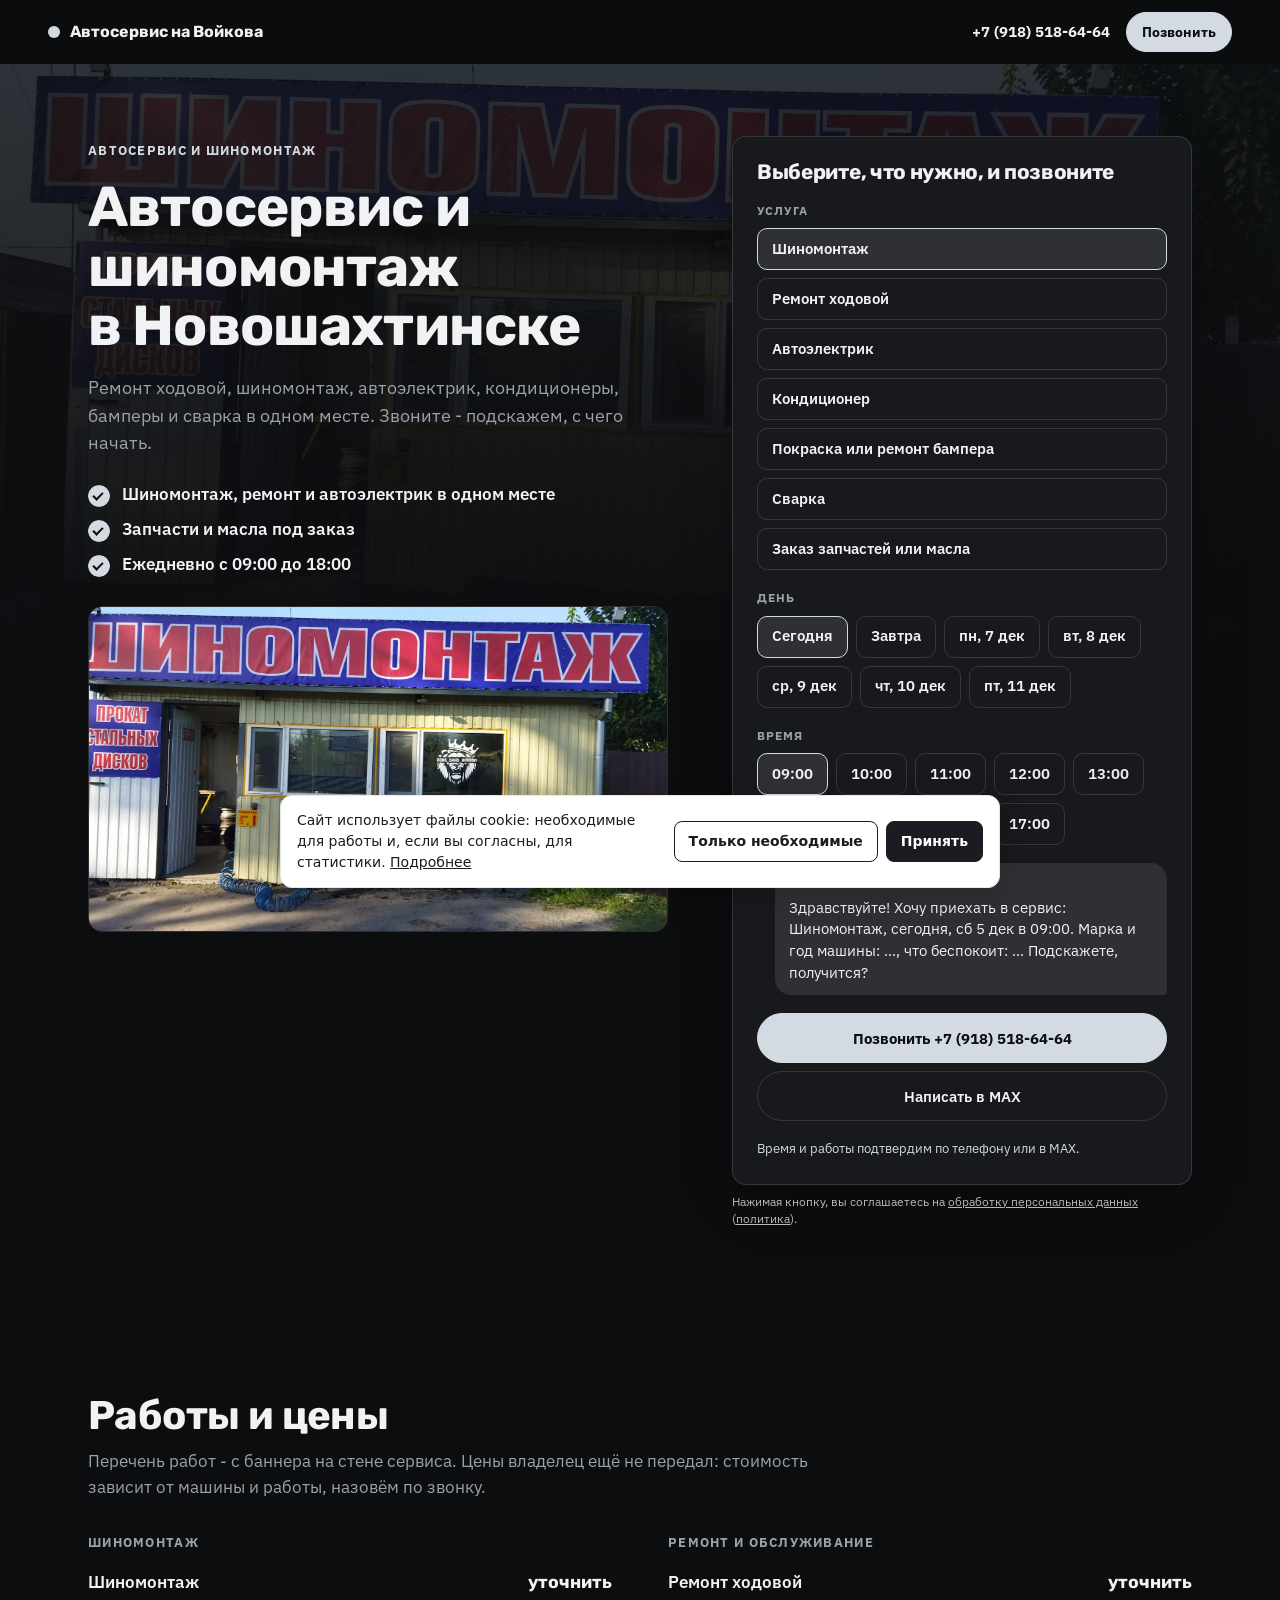
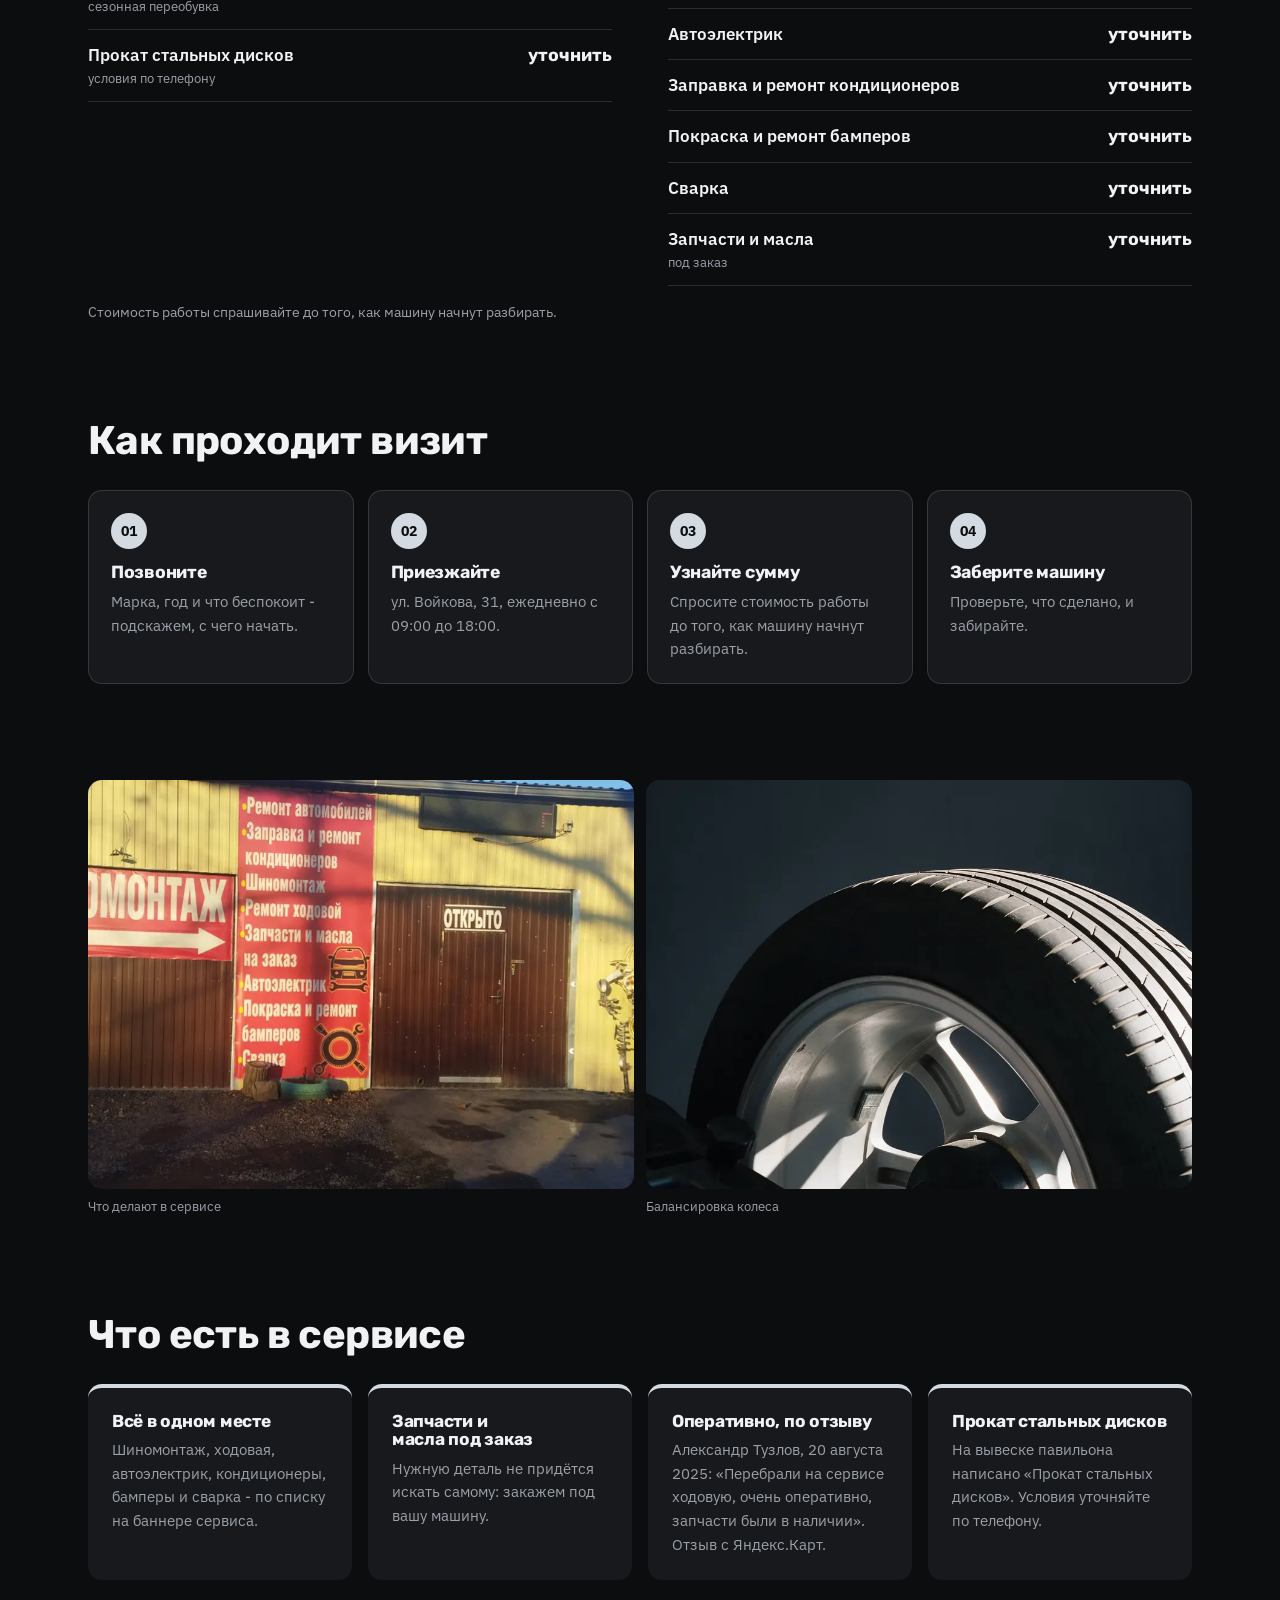
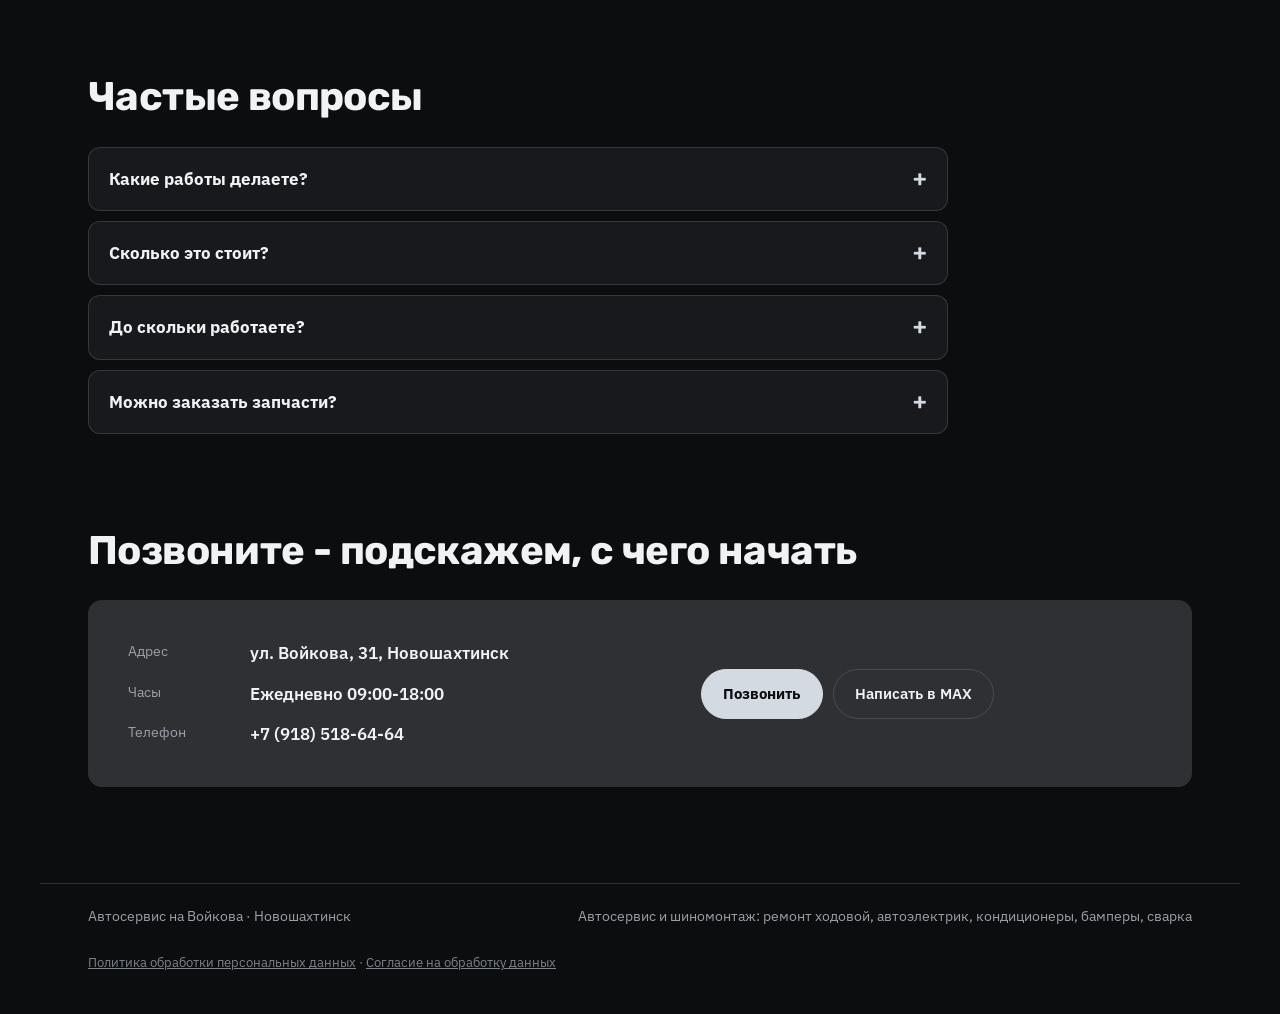
<file: index.html>
<!doctype html>
<html lang="ru">
<head>
<meta charset="utf-8">
<meta name="robots" content="noindex, nofollow" data-publish>
<meta name="viewport" content="width=device-width, initial-scale=1, viewport-fit=cover">
<title>Автосервис на Войкова · Автосервис и шиномонтаж</title>
<meta name="description" content="Ремонт ходовой, шиномонтаж, автоэлектрик, кондиционеры, бамперы и сварка в одном месте. Звоните - подскажем, с чего начать.">
<meta property="og:url" content="https://ajax55sv-cell.github.io/avtoservis-voykova/">
<meta property="og:type" content="website">
<meta property="og:title" content="Автосервис и шиномонтаж в Новошахтинске">
<meta property="og:description" content="Ремонт ходовой, шиномонтаж, автоэлектрик, кондиционеры, бамперы и сварка в одном месте. Звоните - подскажем, с чего начать.">
<meta property="og:image" content="https://ajax55sv-cell.github.io/avtoservis-voykova/assets/og.jpg">
<meta property="og:image:width" content="1200">
<meta property="og:image:height" content="630">
<link rel="preload" as="image" href="assets/hero.webp" fetchpriority="high">
<link rel="icon" href="data:image/svg+xml,%3Csvg xmlns=%27http://www.w3.org/2000/svg%27 viewBox=%270 0 32 32%27%3E%3Crect x=%276%27 y=%276%27 width=%2720%27 height=%2720%27 rx=%275%27 fill=%27%23d3dae1%27/%3E%3C/svg%3E">
<link rel="preconnect" href="https://fonts.googleapis.com">
<link rel="preconnect" href="https://fonts.gstatic.com" crossorigin>
<link href="https://fonts.googleapis.com/css2?family=Rubik:wght@600;700&family=IBM+Plex+Sans:wght@400;500;600&display=swap" rel="stylesheet">
<style>
:root { --c-canvas: #0c0d0f; --c-surface: #17191c; --c-ink: #f1f2f4; --c-ink-soft: #9ba1a9; --c-accent: #d3dae1; --c-accent-ink: #0c0d0f; --c-accent-deep: #d3dae1; --f-display: "Rubik", "Arial", system-ui, sans-serif; --f-text: "IBM Plex Sans", "Segoe UI", system-ui, sans-serif; --h1k: 1; }
</style>
<link rel="stylesheet" href="style-prod.css">
<style>
/* legal-add */
.legal-links{margin-top:10px;font-size:13px;opacity:.8;hyphens:none}
.legal-links a{color:inherit}
.ckn{margin:8px 0 0;font-size:12px;line-height:1.45;opacity:.75;hyphens:none}
.ckn a{color:inherit;text-decoration:underline}
.ckb{position:fixed;left:12px;right:12px;bottom:12px;z-index:9999;max-width:720px;margin:0 auto;padding:14px 16px;background:#fff;color:#1b1c22;border:1px solid #e7e8ee;border-radius:12px;box-shadow:0 8px 28px rgba(0,0,0,.18);font:400 14px/1.5 system-ui,-apple-system,"Segoe UI",Arial,sans-serif;hyphens:none;display:flex;gap:12px;align-items:center;flex-wrap:wrap}
.ckb p{margin:0;flex:1 1 280px}
.ckb a{color:inherit;text-decoration:underline}
.ckb__b{display:flex;gap:8px;flex-wrap:wrap}
.ckb button{font:inherit;font-weight:600;padding:9px 14px;border-radius:8px;border:1px solid #1b1c22;background:#fff;color:#1b1c22;cursor:pointer}
.ckb button[data-v="all"]{background:#1b1c22;color:#fff}
</style>
</head>
<body class="s-prod" id="top">
<header class="s-bar" data-s-bar>
  <a class="s-bar__brand" href="#top"><i aria-hidden="true"></i>Автосервис на Войкова</a>
  <div class="s-bar__right">
    <a class="s-bar__tel" href="tel:+79185186464">+7 (918) 518-64-64</a>
    <a class="s-btn s-btn--sm" href="tel:+79185186464">Позвонить</a>
  </div>
</header>
<main>
  <section class="s-hero">
    <div class="s-hero__text">
      <p class="s-eyebrow">Автосервис и шиномонтаж</p>
      <h1>Автосервис и шиномонтаж в Новошахтинске</h1>
      <p class="s-lead">Ремонт ходовой, шиномонтаж, автоэлектрик, кондиционеры, бамперы и сварка в одном месте. Звоните - подскажем, с чего начать.</p>
      <ul class="s-ticks"><li>Шиномонтаж, ремонт и автоэлектрик в одном месте</li><li>Запчасти и масла под заказ</li><li>Ежедневно с 09:00 до 18:00</li></ul>
      
      <figure class="s-hero__photo"><img class="" src="assets/hero.webp" alt="Павильон шиномонтажа на улице Войкова с синим баннером" loading="lazy" decoding="async" style="object-position:50% 50%"></figure>
    </div>
    <div class="s-hero__widget" id="widget"><form class="s-widget" data-s-booking data-days="7" data-closed="" data-slots="09:00,10:00,11:00,12:00,13:00,14:00,15:00,16:00,17:00" data-message="Здравствуйте! Хочу приехать в сервис: {услуга}, {день} в {время}. Марка и год машины: ..., что беспокоит: ... Подскажете, получится?" onsubmit="return false">
      <h2 class="s-widget__title">Выберите, что нужно, и позвоните</h2>
      <fieldset><legend>Услуга</legend>
        <div class="s-chips s-chips--col"><label class="s-chip s-chip--row"><input type="radio" name="svc" value="0" data-name="Шиномонтаж" data-price="" data-from="" data-min="" checked><span>Шиномонтаж</span><b></b></label><label class="s-chip s-chip--row"><input type="radio" name="svc" value="1" data-name="Ремонт ходовой" data-price="" data-from="" data-min=""><span>Ремонт ходовой</span><b></b></label><label class="s-chip s-chip--row"><input type="radio" name="svc" value="2" data-name="Автоэлектрик" data-price="" data-from="" data-min=""><span>Автоэлектрик</span><b></b></label><label class="s-chip s-chip--row"><input type="radio" name="svc" value="3" data-name="Кондиционер" data-price="" data-from="" data-min=""><span>Кондиционер</span><b></b></label><label class="s-chip s-chip--row"><input type="radio" name="svc" value="4" data-name="Покраска или ремонт бампера" data-price="" data-from="" data-min=""><span>Покраска или ремонт бампера</span><b></b></label><label class="s-chip s-chip--row"><input type="radio" name="svc" value="5" data-name="Сварка" data-price="" data-from="" data-min=""><span>Сварка</span><b></b></label><label class="s-chip s-chip--row"><input type="radio" name="svc" value="6" data-name="Заказ запчастей или масла" data-price="" data-from="" data-min=""><span>Заказ запчастей или масла</span><b></b></label></div>
      </fieldset>
      <fieldset><legend>День</legend><div class="s-chips" data-s-days></div></fieldset>
      <fieldset><legend>Время</legend><div class="s-chips" data-s-times></div></fieldset>
      <div class="s-bubble" aria-live="polite"><span class="s-bubble__label">Что сказать или написать</span><p data-s-bubble></p></div>
      <div class="s-send">
        <a class="s-btn s-btn--wide" href="tel:+79185186464">Позвонить +7 (918) 518-64-64</a>
        <a class="s-btn s-btn--ghost s-btn--wide" href="#" data-max-btn>Написать в MAX</a>
        </div>
      <p class="s-send__note">Время и работы подтвердим по телефону или в MAX.</p>
      <p class="s-send__note" data-max-note hidden>Текст скопирован. Откройте MAX, найдите контакт +7 (918) 518-64-64 и вставьте сообщение.</p>
      
    </form><p class="ckn">Нажимая кнопку, вы соглашаетесь на <a href="soglasie.html">обработку персональных данных</a> (<a href="politika.html">политика</a>).</p></div>
    <figure class="s-hero__bg" aria-hidden="true"><img class="" src="assets/hero.webp" alt="Павильон шиномонтажа на улице Войкова с синим баннером" decoding="async" style="object-position:50% 50%" fetchpriority="high"></figure>
  </section>

  

  <section class="s-section s-reveal" id="prices">
    <header class="s-section__head"><h2>Работы и цены</h2><p>Перечень работ - с баннера на стене сервиса. Цены владелец ещё не передал: стоимость зависит от машины и работы, назовём по звонку.</p></header>
    <div class="s-board"><div class="s-board__group">
      <h3 class="s-board__title">Шиномонтаж</h3>
      <ul class="s-board__list">
        <li class="s-board__row"><span class="s-board__name">Шиномонтаж<em>сезонная переобувка</em></span><span class="s-board__dots" aria-hidden="true"></span><span class="s-board__price">уточнить</span></li>
        <li class="s-board__row"><span class="s-board__name">Прокат стальных дисков<em>условия по телефону</em></span><span class="s-board__dots" aria-hidden="true"></span><span class="s-board__price">уточнить</span></li>
      </ul>
    </div>
<div class="s-board__group">
      <h3 class="s-board__title">Ремонт и обслуживание</h3>
      <ul class="s-board__list">
        <li class="s-board__row"><span class="s-board__name">Ремонт ходовой</span><span class="s-board__dots" aria-hidden="true"></span><span class="s-board__price">уточнить</span></li>
        <li class="s-board__row"><span class="s-board__name">Автоэлектрик</span><span class="s-board__dots" aria-hidden="true"></span><span class="s-board__price">уточнить</span></li>
        <li class="s-board__row"><span class="s-board__name">Заправка и ремонт кондиционеров</span><span class="s-board__dots" aria-hidden="true"></span><span class="s-board__price">уточнить</span></li>
        <li class="s-board__row"><span class="s-board__name">Покраска и ремонт бамперов</span><span class="s-board__dots" aria-hidden="true"></span><span class="s-board__price">уточнить</span></li>
        <li class="s-board__row"><span class="s-board__name">Сварка</span><span class="s-board__dots" aria-hidden="true"></span><span class="s-board__price">уточнить</span></li>
        <li class="s-board__row"><span class="s-board__name">Запчасти и масла<em>под заказ</em></span><span class="s-board__dots" aria-hidden="true"></span><span class="s-board__price">уточнить</span></li>
      </ul>
    </div></div>
    <p class="s-note">Стоимость работы спрашивайте до того, как машину начнут разбирать.</p>
  </section>

  <section class="s-section s-reveal">
    <header class="s-section__head"><h2>Как проходит визит</h2></header>
    <ol class="s-steps">
      <li class="s-steps__item"><span class="s-steps__n">01</span><h3>Позвоните</h3><p>Марка, год и что беспокоит - подскажем, с чего начать.</p></li>
      <li class="s-steps__item"><span class="s-steps__n">02</span><h3>Приезжайте</h3><p>ул. Войкова, 31, ежедневно с 09:00 до 18:00.</p></li>
      <li class="s-steps__item"><span class="s-steps__n">03</span><h3>Узнайте сумму</h3><p>Спросите стоимость работы до того, как машину начнут разбирать.</p></li>
      <li class="s-steps__item"><span class="s-steps__n">04</span><h3>Заберите машину</h3><p>Проверьте, что сделано, и забирайте.</p></li>
    </ol>
  </section>

  <section class="s-photos s-reveal" aria-label="Фото"><figure><img class="" src="assets/work.webp" alt="Красный баннер со списком работ на стене сервиса" loading="lazy" decoding="async"><figcaption>Что делают в сервисе</figcaption></figure><figure><img class="" src="assets/balance.webp" alt="Колесо на балансировочном станке" loading="lazy" decoding="async"><figcaption>Балансировка колеса</figcaption></figure></section>

  <section class="s-section s-reveal">
    <header class="s-section__head"><h2>Что есть в сервисе</h2></header>
    <ul class="s-promises">
      <li><h3>Всё в одном месте</h3><p>Шиномонтаж, ходовая, автоэлектрик, кондиционеры, бамперы и сварка - по списку на баннере сервиса.</p></li>
      <li><h3>Запчасти и масла под заказ</h3><p>Нужную деталь не придётся искать самому: закажем под вашу машину.</p></li>
      <li><h3>Оперативно, по отзыву</h3><p>Александр Тузлов, 20 августа 2025: «Перебрали на сервисе ходовую, очень оперативно, запчасти были в наличии». Отзыв с Яндекс.Карт.</p></li>
      <li><h3>Прокат стальных дисков</h3><p>На вывеске павильона написано «Прокат стальных дисков». Условия уточняйте по телефону.</p></li>
    </ul>
  </section>

  

  <section class="s-section s-reveal">
    <header class="s-section__head"><h2>Частые вопросы</h2></header>
    <div class="s-faq"><details><summary>Какие работы делаете?</summary><p>Шиномонтаж, ремонт ходовой, автоэлектрика, заправка и ремонт кондиционеров, покраска и ремонт бамперов, сварка, запчасти и масла под заказ.</p></details><details><summary>Сколько это стоит?</summary><p>Цены на сайте пока не указаны. Стоимость зависит от машины и работы - назовём по звонку, спросите её до начала работ.</p></details><details><summary>До скольки работаете?</summary><p>По карточке на Яндекс.Картах - ежедневно с 09:00 до 18:00, без выходных. Перед выездом лучше позвонить.</p></details><details><summary>Можно заказать запчасти?</summary><p>Да, на баннере сервиса написано «Запчасти и масла на заказ». Подскажем по телефону, что нужно для вашей машины.</p></details></div>
  </section>

  <section class="s-section s-final s-reveal" id="contacts">
    <header class="s-section__head"><h2>Позвоните - подскажем, с чего начать</h2></header>
    <div class="s-contacts">
      <dl>
        <div><dt>Адрес</dt><dd>ул. Войкова, 31, Новошахтинск</dd></div>
        <div><dt>Часы</dt><dd>Ежедневно 09:00-18:00</dd></div>
        <div><dt>Телефон</dt><dd><a href="tel:+79185186464">+7 (918) 518-64-64</a></dd></div>
      </dl>
      <div class="s-contacts__actions">
        <a class="s-btn" href="tel:+79185186464">Позвонить</a>
        <a class="s-btn s-btn--ghost" href="#" data-max-btn>Написать в MAX</a>
        
      </div>
      <p class="s-send__note" data-max-note hidden style="margin-top:14px">Текст скопирован. Откройте MAX, найдите контакт +7 (918) 518-64-64 и вставьте сообщение.</p>
    </div>
  </section>
</main>
<footer class="s-foot"><p>Автосервис на Войкова · Новошахтинск</p><p>Автосервис и шиномонтаж: ремонт ходовой, автоэлектрик, кондиционеры, бамперы, сварка</p><p class="legal-links"><a href="politika.html">Политика обработки персональных данных</a> · <a href="soglasie.html">Согласие на обработку данных</a></p></footer>
<nav class="s-dock" aria-label="Быстрая связь"><a class="s-btn" href="tel:+79185186464">Позвонить</a><a class="s-btn s-btn--ghost" href="#widget">Выбрать время</a></nav>
<script src="style.js" defer></script>
<script src="max.js" defer></script>
<script>
(function(){var K='cookie-choice';try{if(localStorage.getItem(K))return}catch(e){}
var b=document.createElement('div');b.className='ckb';b.setAttribute('role','dialog');b.setAttribute('aria-label','Файлы cookie');
b.innerHTML='<p>Сайт использует файлы cookie: необходимые для работы и, если вы согласны, для статистики. <a href="politika.html">Подробнее</a></p><div class="ckb__b"><button type="button" data-v="necessary">Только необходимые</button><button type="button" data-v="all">Принять</button></div>';
b.addEventListener('click',function(e){var v=e.target.getAttribute&&e.target.getAttribute('data-v');if(!v)return;try{localStorage.setItem(K,v)}catch(x){}try{document.dispatchEvent(new CustomEvent('cookie-choice',{detail:v}))}catch(x){}b.remove()});
document.body.appendChild(b)})();
</script>
<!-- legal-add -->
</body>
</html>
</file>
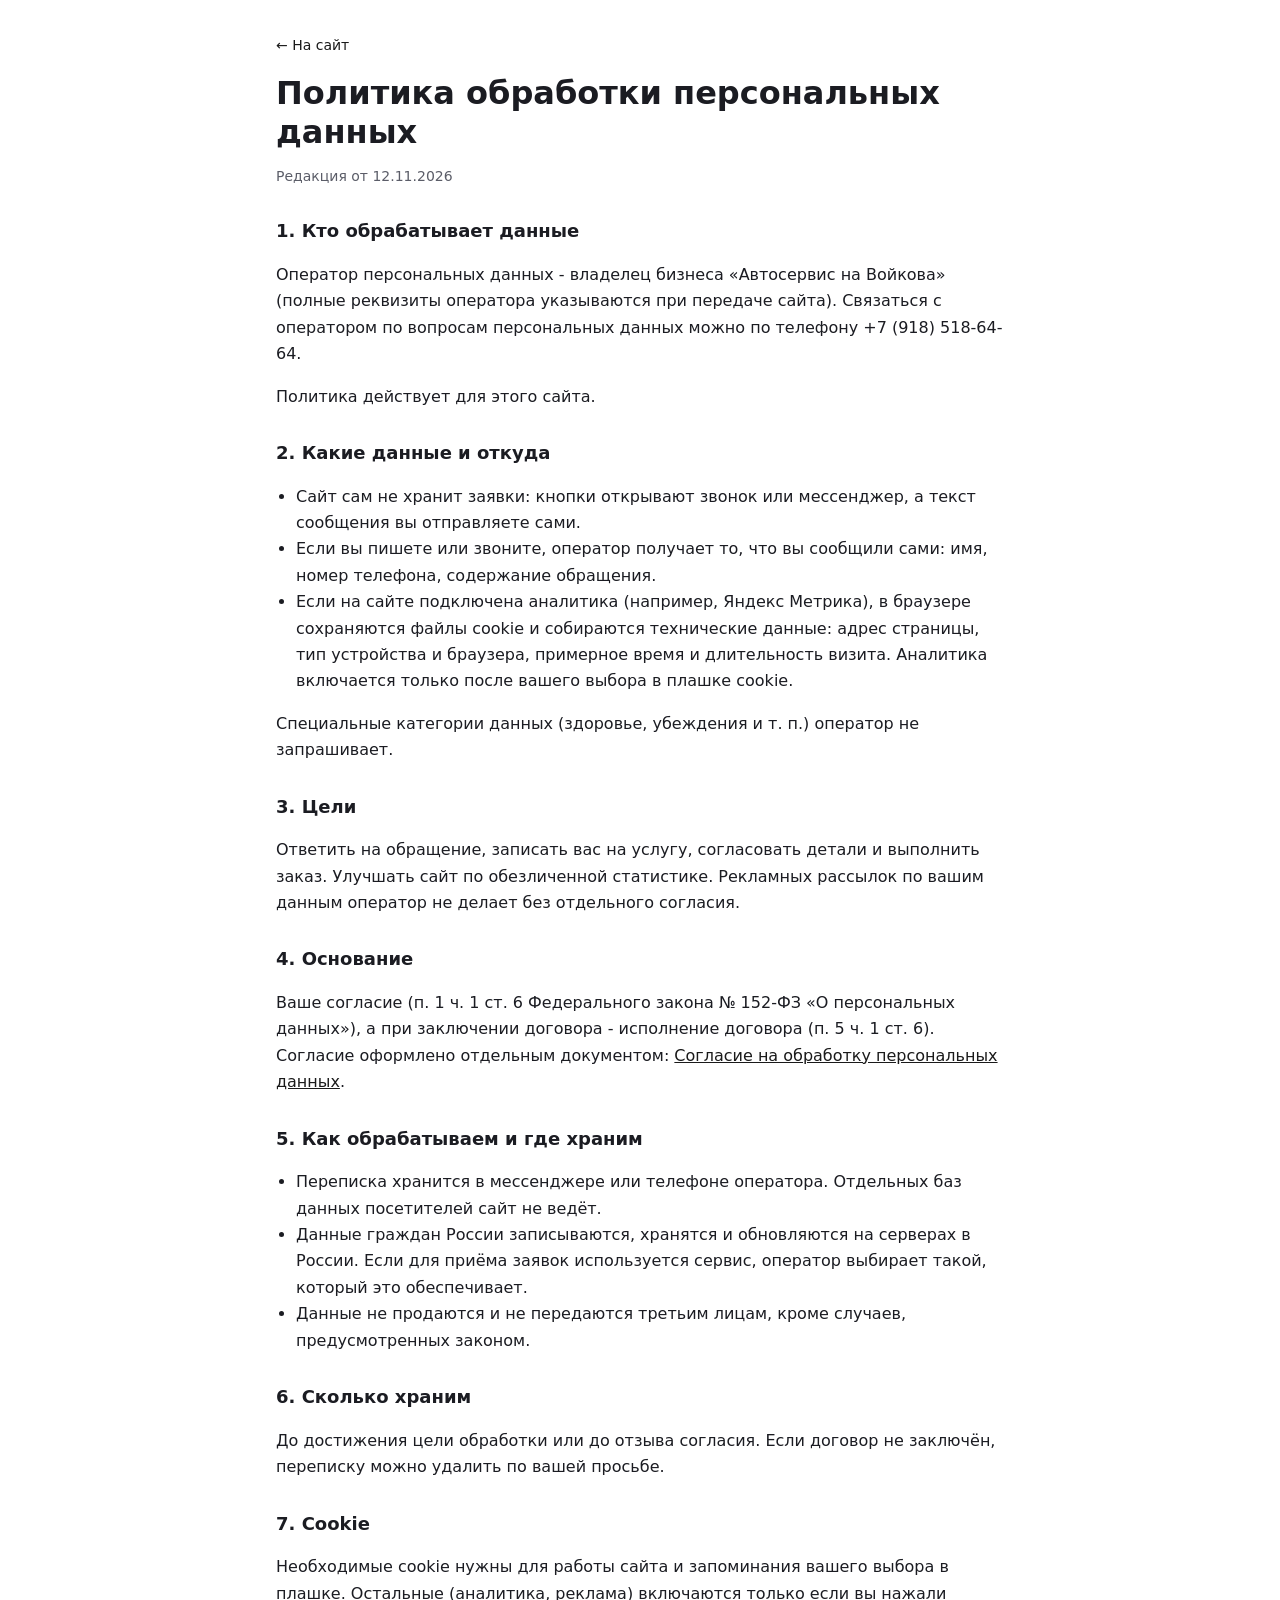
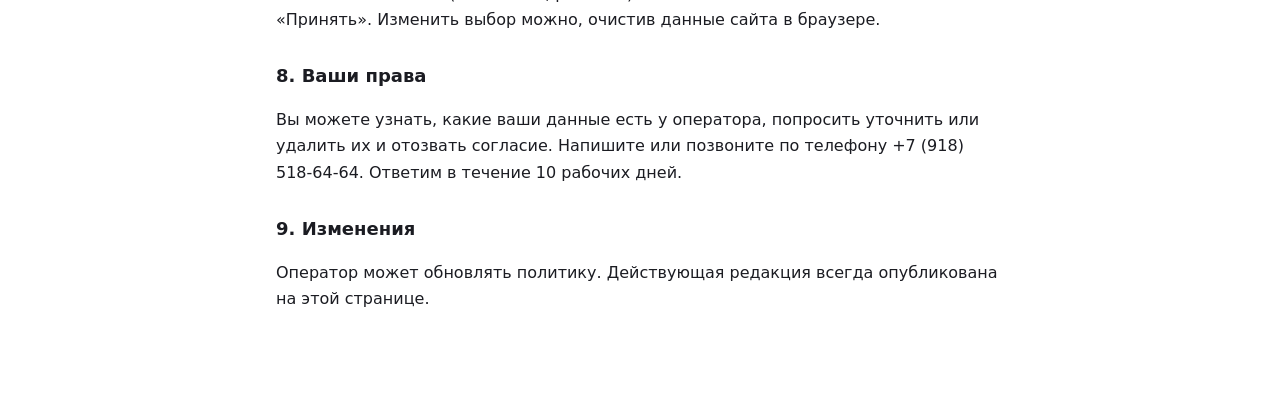
<file: politika.html>
<!doctype html>
<html lang="ru">
<head>
<meta charset="utf-8">
<meta name="viewport" content="width=device-width, initial-scale=1">
<title>Политика обработки персональных данных - Автосервис на Войкова</title>
<style>:root{--accent:#1a1a1a;--ink:#1b1c22;--ink-2:#5b5d68;--line:#e7e8ee}
*{box-sizing:border-box}
html,body,h1,h2,p,li{hyphens:none;-webkit-hyphens:none}
body{margin:0;background:#fff;color:var(--ink);font:400 16px/1.65 system-ui,-apple-system,"Segoe UI",Arial,sans-serif}
main{max-width:760px;margin:0 auto;padding:32px 16px 64px}
a{color:var(--accent)}
h1{font-size:clamp(24px,4vw,32px);line-height:1.2;margin:16px 0 6px}
h2{font-size:18px;margin:28px 0 8px}
.muted{color:var(--ink-2);font-size:14px}
.back{font-size:14px;text-decoration:none}
ul{padding-left:20px}</style>
</head>
<body>
<main>
<a class="back" href="./">← На сайт</a>
<h1>Политика обработки персональных данных</h1>
<p class="muted">Редакция от 12.11.2026</p>

<h2>1. Кто обрабатывает данные</h2>
<p>Оператор персональных данных - владелец бизнеса «Автосервис на Войкова» (полные реквизиты оператора указываются при передаче сайта). Связаться с оператором по вопросам персональных данных можно по телефону +7 (918) 518-64-64.</p>
<p>Политика действует для этого сайта.</p>

<h2>2. Какие данные и откуда</h2>
<ul>
<li>Сайт сам не хранит заявки: кнопки открывают звонок или мессенджер, а текст сообщения вы отправляете сами.</li>
<li>Если вы пишете или звоните, оператор получает то, что вы сообщили сами: имя, номер телефона, содержание обращения.</li>
<li>Если на сайте подключена аналитика (например, Яндекс Метрика), в браузере сохраняются файлы cookie и собираются технические данные: адрес страницы, тип устройства и браузера, примерное время и длительность визита. Аналитика включается только после вашего выбора в плашке cookie.</li>
</ul>
<p>Специальные категории данных (здоровье, убеждения и т. п.) оператор не запрашивает.</p>

<h2>3. Цели</h2>
<p>Ответить на обращение, записать вас на услугу, согласовать детали и выполнить заказ. Улучшать сайт по обезличенной статистике. Рекламных рассылок по вашим данным оператор не делает без отдельного согласия.</p>

<h2>4. Основание</h2>
<p>Ваше согласие (п. 1 ч. 1 ст. 6 Федерального закона № 152-ФЗ «О персональных данных»), а при заключении договора - исполнение договора (п. 5 ч. 1 ст. 6). Согласие оформлено отдельным документом: <a href="soglasie.html">Согласие на обработку персональных данных</a>.</p>

<h2>5. Как обрабатываем и где храним</h2>
<ul>
<li>Переписка хранится в мессенджере или телефоне оператора. Отдельных баз данных посетителей сайт не ведёт.</li>
<li>Данные граждан России записываются, хранятся и обновляются на серверах в России. Если для приёма заявок используется сервис, оператор выбирает такой, который это обеспечивает.</li>
<li>Данные не продаются и не передаются третьим лицам, кроме случаев, предусмотренных законом.</li>
</ul>

<h2>6. Сколько храним</h2>
<p>До достижения цели обработки или до отзыва согласия. Если договор не заключён, переписку можно удалить по вашей просьбе.</p>

<h2>7. Cookie</h2>
<p>Необходимые cookie нужны для работы сайта и запоминания вашего выбора в плашке. Остальные (аналитика, реклама) включаются только если вы нажали «Принять». Изменить выбор можно, очистив данные сайта в браузере.</p>

<h2>8. Ваши права</h2>
<p>Вы можете узнать, какие ваши данные есть у оператора, попросить уточнить или удалить их и отозвать согласие. Напишите или позвоните по телефону +7 (918) 518-64-64. Ответим в течение 10 рабочих дней.</p>

<h2>9. Изменения</h2>
<p>Оператор может обновлять политику. Действующая редакция всегда опубликована на этой странице.</p>

</main>
</body>
</html>
</file>
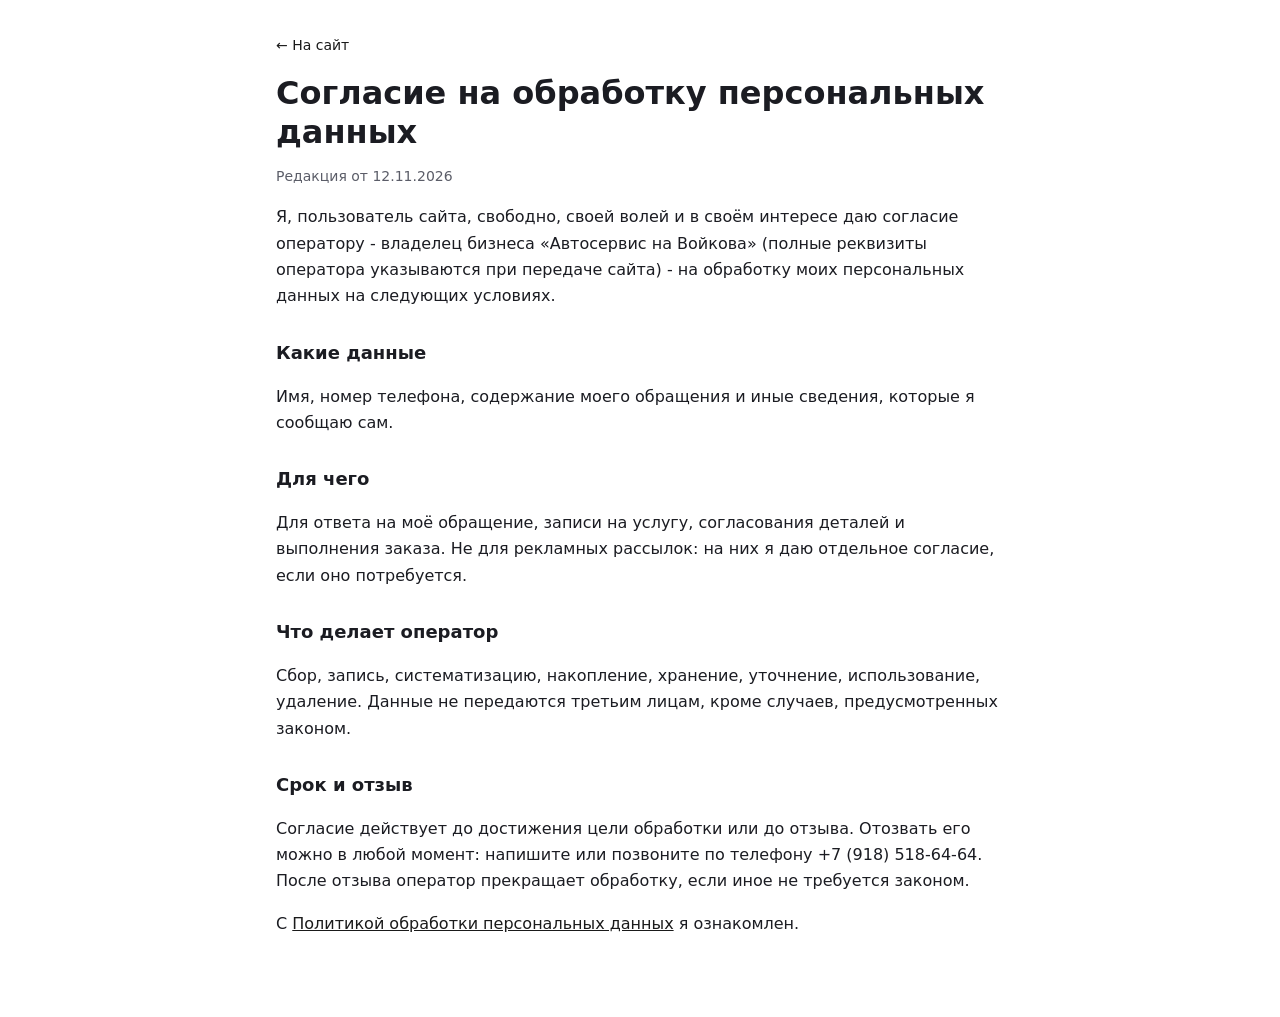
<file: soglasie.html>
<!doctype html>
<html lang="ru">
<head>
<meta charset="utf-8">
<meta name="viewport" content="width=device-width, initial-scale=1">
<title>Согласие на обработку персональных данных - Автосервис на Войкова</title>
<style>:root{--accent:#1a1a1a;--ink:#1b1c22;--ink-2:#5b5d68;--line:#e7e8ee}
*{box-sizing:border-box}
html,body,h1,h2,p,li{hyphens:none;-webkit-hyphens:none}
body{margin:0;background:#fff;color:var(--ink);font:400 16px/1.65 system-ui,-apple-system,"Segoe UI",Arial,sans-serif}
main{max-width:760px;margin:0 auto;padding:32px 16px 64px}
a{color:var(--accent)}
h1{font-size:clamp(24px,4vw,32px);line-height:1.2;margin:16px 0 6px}
h2{font-size:18px;margin:28px 0 8px}
.muted{color:var(--ink-2);font-size:14px}
.back{font-size:14px;text-decoration:none}
ul{padding-left:20px}</style>
</head>
<body>
<main>
<a class="back" href="./">← На сайт</a>
<h1>Согласие на обработку персональных данных</h1>
<p class="muted">Редакция от 12.11.2026</p>

<p>Я, пользователь сайта, свободно, своей волей и в своём интересе даю согласие оператору - владелец бизнеса «Автосервис на Войкова» (полные реквизиты оператора указываются при передаче сайта) - на обработку моих персональных данных на следующих условиях.</p>

<h2>Какие данные</h2>
<p>Имя, номер телефона, содержание моего обращения и иные сведения, которые я сообщаю сам.</p>

<h2>Для чего</h2>
<p>Для ответа на моё обращение, записи на услугу, согласования деталей и выполнения заказа. Не для рекламных рассылок: на них я даю отдельное согласие, если оно потребуется.</p>

<h2>Что делает оператор</h2>
<p>Сбор, запись, систематизацию, накопление, хранение, уточнение, использование, удаление. Данные не передаются третьим лицам, кроме случаев, предусмотренных законом.</p>

<h2>Срок и отзыв</h2>
<p>Согласие действует до достижения цели обработки или до отзыва. Отозвать его можно в любой момент: напишите или позвоните по телефону +7 (918) 518-64-64. После отзыва оператор прекращает обработку, если иное не требуется законом.</p>

<p>С <a href="politika.html">Политикой обработки персональных данных</a> я ознакомлен.</p>

</main>
</body>
</html>
</file>
<file: style-prod.css>
/* avtoservis-voykova */
html, body, h1, h2, h3, p { hyphens: none; }
.s-photos:has(figure:nth-child(2):last-child) { grid-template-columns: 1fr 1fr; }
.s-photos:has(figure:nth-child(2):last-child) img { aspect-ratio: 4 / 3; }
@media (max-width: 760px) {
  .s-photos:has(figure:nth-child(2):last-child) { grid-template-columns: 1fr; }
  .s-photos:has(figure:nth-child(2):last-child) figure:first-child { grid-column: auto; }
  .s-photos:has(figure:nth-child(2):last-child) figure:first-child img { aspect-ratio: 4 / 3; }
}
/* Стиль «Продающий»: лендинг под заявки. Главная деталь – калькулятор или онлайн-запись на первом экране
   и живое «сообщение-превью», которое уходит владельцу в мессенджер. Цвета и шрифты – из палитры ниши. */
*, *::before, *::after { box-sizing: border-box; }
:root {
  --hair: color-mix(in srgb, var(--c-ink) 14%, transparent);
  --tint: color-mix(in srgb, var(--c-accent) 12%, var(--c-surface));
  --wrap: 1200px; --gut: clamp(16px, 4vw, 48px);
  --r: 14px;
  --shadow: 0 18px 50px -18px color-mix(in srgb, #000 55%, transparent);
}
html { scroll-behavior: smooth; -webkit-text-size-adjust: 100%; overflow-x: clip; }
body { margin: 0; background: var(--c-canvas); color: var(--c-ink); font: 400 17px/1.55 var(--f-text); -webkit-font-smoothing: antialiased; }
img { display: block; max-width: 100%; }
a { color: inherit; }
h1, h2, h3 { font-family: var(--f-display); font-weight: 700; line-height: 1.06; margin: 0; letter-spacing: -.015em; text-wrap: balance; }
p { margin: 0; }
fieldset { border: 0; margin: 0; padding: 0; min-width: 0; }
:focus-visible { outline: 2px solid var(--c-accent); outline-offset: 3px; border-radius: 4px; }

.s-btn { display: inline-flex; align-items: center; justify-content: center; min-height: 50px; padding: 0 1.4em; border-radius: 999px;
  background: var(--c-accent); color: var(--c-accent-ink); font: 700 .95rem/1.1 var(--f-text); text-decoration: none; border: 1px solid var(--c-accent);
  text-align: center; transition: filter .2s ease, transform .2s ease; cursor: pointer; }
.s-btn:hover { filter: brightness(1.07); }
.s-btn:active { transform: translateY(1px); }
.s-btn--sm { min-height: 40px; padding: 0 1.1em; font-size: .85rem; }
.s-btn--ghost { background: transparent; color: var(--c-ink); border-color: var(--hair); font-weight: 600; }
.s-btn--wide { flex: 1; }

/* шапка */
.s-bar { position: sticky; top: 0; z-index: 30; display: flex; align-items: center; justify-content: space-between; gap: 16px;
  padding: 10px var(--gut); background: color-mix(in srgb, var(--c-canvas) 88%, transparent); -webkit-backdrop-filter: blur(10px); backdrop-filter: blur(10px); }
.s-bar.is-scrolled { box-shadow: 0 1px 0 var(--hair); }
.s-bar__brand { font: 700 1rem/1 var(--f-display); text-decoration: none; display: inline-flex; align-items: center; gap: .6em; min-height: 44px; white-space: nowrap; min-width: 0; }
.s-bar__brand i { width: .75em; height: .75em; border-radius: 50%; background: var(--c-accent); }
.s-bar__right { display: flex; align-items: center; gap: 16px; }
.s-bar__tel { text-decoration: none; font-weight: 700; font-size: .95rem; font-variant-numeric: tabular-nums; }

main { max-width: var(--wrap); margin: 0 auto; padding: 0 var(--gut); }

/* первый экран: текст слева, виджет справа, фото ниши – приглушённым фоном */
.s-hero { position: relative; display: grid; grid-template-columns: minmax(0, 1fr) minmax(0, 460px); gap: clamp(28px, 5vw, 64px); align-items: start;
  padding: clamp(32px, 6vw, 72px) 0 clamp(40px, 6vw, 72px); isolation: isolate; }
.s-hero__bg { position: absolute; z-index: -1; margin: 0; top: 0; left: calc(50% - 50vw); width: 100vw; height: min(78%, 620px); overflow: hidden; }
.s-hero__bg img { width: 100%; height: 100%; object-fit: cover; opacity: .3; filter: saturate(.85); }
.s-hero__bg::after { content: ""; position: absolute; inset: 0; background: linear-gradient(180deg, color-mix(in srgb, var(--c-canvas) 40%, transparent), var(--c-canvas) 96%); }
/* фото бизнеса крупно в левой колонке: владелец узнаёт своё место с первого экрана */
.s-hero__photo { margin: 30px 0 0; }
.s-hero__photo img { width: 100%; aspect-ratio: 16 / 9; object-fit: cover; border-radius: var(--r); border: 1px solid var(--hair); }
.s-hero__photo figcaption { margin-top: 8px; font-size: .84rem; color: var(--c-ink-soft); }
.s-eyebrow { display: inline-block; font-size: .8rem; font-weight: 700; letter-spacing: .1em; text-transform: uppercase; color: var(--c-accent-deep, var(--c-accent)); margin-bottom: 16px; }
.s-hero h1 { font-size: calc(clamp(2.1rem, 4.4vw, 3.7rem) * var(--h1k, 1)); overflow-wrap: normal; hyphens: none; }
.s-lead { margin-top: 18px; font-size: 1.12rem; color: var(--c-ink-soft); max-width: 32em; }
.s-ticks { list-style: none; margin: 26px 0 0; padding: 0; display: grid; gap: 12px; }
.s-ticks li { position: relative; padding-left: 34px; font-weight: 600; line-height: 1.35; }
.s-ticks li::before { content: ""; position: absolute; left: 0; top: .1em; width: 22px; height: 22px; border-radius: 50%; background: var(--c-accent);
  -webkit-mask: radial-gradient(circle, #000 0 100%); }
.s-ticks li::after { content: ""; position: absolute; left: 7px; top: calc(.1em + 5px); width: 6px; height: 10px; border: solid var(--c-accent-ink); border-width: 0 2px 2px 0; transform: rotate(45deg); }
.s-rating { margin-top: 26px; font-size: .92rem; color: var(--c-ink-soft); }
.s-rating b { color: var(--c-ink); font-size: 1.1rem; }

/* виджет */
.s-hero__widget { position: sticky; top: 76px; }
.s-widget { background: var(--c-surface); border-radius: var(--r); padding: 24px; box-shadow: var(--shadow); display: grid; gap: 18px; border: 1px solid var(--hair); }
.s-widget__title { font-size: 1.3rem; }
.s-widget legend, .s-range label { font-size: .78rem; font-weight: 700; letter-spacing: .08em; text-transform: uppercase; color: var(--c-ink-soft); margin-bottom: 8px; padding: 0; }
.s-chips { display: flex; flex-wrap: wrap; gap: 8px; }
.s-chips--col { flex-direction: column; flex-wrap: nowrap; }
.s-chip { position: relative; display: inline-flex; align-items: center; gap: 10px; min-height: 42px; padding: 8px 14px; border-radius: 10px; border: 1px solid var(--hair);
  cursor: pointer; font-size: .92rem; font-weight: 600; transition: border-color .15s ease, background-color .15s ease; }
.s-chip--row { justify-content: space-between; }
.s-chip--row b { font-weight: 700; white-space: nowrap; font-variant-numeric: tabular-nums; }
.s-chip--row b small { font-weight: 500; color: var(--c-ink-soft); }
.s-chip__p { font-weight: 500; font-size: .8rem; color: var(--c-ink-soft); white-space: nowrap; }
.s-chip input { position: absolute; opacity: 0; pointer-events: none; }
.s-chip:has(input:checked) { border-color: var(--c-accent); background: var(--tint); }
.s-chip:has(input:focus-visible) { outline: 2px solid var(--c-accent); outline-offset: 2px; }
.s-chip[aria-disabled="true"] { opacity: .4; cursor: default; }
.s-check { display: flex; align-items: center; gap: 10px; font-weight: 600; font-size: .92rem; cursor: pointer; }
.s-check input { width: 20px; height: 20px; accent-color: var(--c-accent); }
.s-check b { margin-left: auto; font-variant-numeric: tabular-nums; }
.s-range { display: grid; gap: 6px; }
.s-range label { display: flex; justify-content: space-between; margin: 0; }
.s-range label b { color: var(--c-ink); font-size: 1rem; font-weight: 700; letter-spacing: 0; text-transform: none; font-variant-numeric: tabular-nums; }
.s-range input { width: 100%; accent-color: var(--c-accent); height: 28px; }
.s-total { display: flex; align-items: baseline; justify-content: space-between; gap: 12px; padding-top: 14px; border-top: 1px solid var(--hair); }
.s-total span { color: var(--c-ink-soft); font-weight: 600; }
.s-total b { font: 700 1.9rem/1 var(--f-display); font-variant-numeric: tabular-nums; color: var(--c-accent); }

/* сообщение-превью: пузырь чата */
.s-bubble { position: relative; background: var(--tint); border-radius: 16px 16px 4px 16px; padding: 12px 14px; margin-left: 18px; }
.s-bubble__label { display: block; font-size: .72rem; font-weight: 700; letter-spacing: .08em; text-transform: uppercase; color: var(--c-ink-soft); margin-bottom: 4px; }
.s-bubble p { font-size: .93rem; line-height: 1.45; }
.s-send { display: flex; gap: 8px; }
.s-send__note { font-size: .82rem; color: var(--c-accent-deep, var(--c-accent)); }
.s-demo { font-size: .78rem; color: var(--c-ink-soft); }

/* секции */
.s-section { padding: clamp(56px, 8vw, 96px) 0 0; }
.s-section__head { display: grid; gap: 10px; margin-bottom: 28px; max-width: 46em; }
.s-section__head h2 { font-size: clamp(1.7rem, 3.2vw, 2.5rem); }
.s-section__head p { color: var(--c-ink-soft); }
.s-note { margin-top: 16px; font-size: .88rem; color: var(--c-ink-soft); max-width: 52em; }

.s-incl { display: grid; grid-template-columns: 1fr 1fr; gap: 16px; }
.s-incl > div { background: var(--c-surface); border-radius: var(--r); padding: 26px; border: 1px solid var(--hair); }
.s-incl > div:first-child { background: var(--tint); border-color: transparent; }
.s-incl h3 { font-size: 1.1rem; margin-bottom: 14px; }
.s-incl ul { margin: 0; padding-left: 1.1em; display: grid; gap: 8px; }

.s-board { display: grid; grid-template-columns: repeat(auto-fit, minmax(min(100%, 420px), 1fr)); gap: 12px 56px; }
.s-board__title { font: 700 .8rem var(--f-text); letter-spacing: .1em; text-transform: uppercase; color: var(--c-ink-soft); margin: 6px 0; }
.s-board__list { list-style: none; margin: 0; padding: 0; }
.s-board__row { display: flex; align-items: baseline; gap: 10px; padding: 12px 0; border-bottom: 1px solid var(--hair); }
.s-board__name { font-weight: 600; }
.s-board__name em { display: block; font-style: normal; font-size: .84rem; color: var(--c-ink-soft); font-weight: 400; }
.s-board__dots { flex: 1; }
.s-board__price { font: 700 1.1rem/1 var(--f-display); font-variant-numeric: tabular-nums; white-space: nowrap; }
.s-board__price small { font: 500 .78rem var(--f-text); color: var(--c-ink-soft); }

.s-steps { list-style: none; margin: 0; padding: 0; display: grid; grid-template-columns: repeat(auto-fit, minmax(min(100%, 170px), 1fr)); gap: 14px; }
.s-steps__item { background: var(--c-surface); border-radius: var(--r); padding: 22px; border: 1px solid var(--hair); }
.s-steps__n { display: inline-grid; place-items: center; width: 36px; height: 36px; border-radius: 50%; background: var(--c-accent); color: var(--c-accent-ink); font: 700 .85rem var(--f-text); }
.s-steps h3 { font-size: 1.1rem; margin-top: 14px; overflow-wrap: normal; hyphens: none; }
.s-steps__item { min-width: 0; }
.s-steps p { margin-top: 8px; color: var(--c-ink-soft); font-size: .95rem; }

.s-photos { display: grid; grid-template-columns: repeat(3, 1fr); gap: 12px; padding-top: clamp(56px, 8vw, 96px); }
.s-photos figure { margin: 0; }
.s-photos img { width: 100%; aspect-ratio: 1 / 1; object-fit: cover; border-radius: var(--r); }
.s-photos figcaption { font-size: .82rem; color: var(--c-ink-soft); margin-top: 8px; }

.s-promises { list-style: none; margin: 0; padding: 0; display: grid; grid-template-columns: repeat(auto-fit, minmax(min(100%, 260px), 1fr)); gap: 16px; }
.s-promises li { border-radius: var(--r); padding: 24px; background: var(--c-surface); border-top: 4px solid var(--c-accent); display: grid; gap: 8px; align-content: start; }
.s-promises h3 { font-size: 1.08rem; }
.s-promises p { color: var(--c-ink-soft); font-size: .95rem; }

.s-reviews { list-style: none; margin: 0; padding: 0; display: grid; grid-template-columns: repeat(auto-fit, minmax(min(100%, 280px), 1fr)); gap: 16px; }
.s-reviews li { background: var(--c-surface); border-radius: var(--r); padding: 24px; display: grid; gap: 14px; align-content: start; border: 1px solid var(--hair); }
.s-reviews blockquote { margin: 0; font-size: 1.02rem; }
.s-reviews__who { font-size: .85rem; color: var(--c-ink-soft); }
.s-section__head--reviews { max-width: none; }
.s-reviews__rating { display: flex; flex-wrap: wrap; align-items: center; gap: 6px 12px; color: var(--c-ink-soft); font-size: .95rem; }
.s-reviews__num { font-weight: 700; font-size: 1.4rem; color: var(--c-ink); }
.s-reviews__stars { --r: 5; display: inline-block; width: 5em; height: 1em; font-size: .95rem; line-height: 1; letter-spacing: .05em; white-space: nowrap; color: color-mix(in srgb, var(--c-ink) 18%, transparent); position: relative; }
.s-reviews__stars::before { content: "★★★★★"; }
.s-reviews__stars::after { content: "★★★★★"; position: absolute; inset: 0; width: calc(var(--r) / 5 * 100%); overflow: hidden; color: var(--c-accent); }
.s-reviews__all { color: var(--c-ink); text-underline-offset: 3px; }
.s-reviews__all:hover { color: var(--c-accent-deep, var(--c-accent)); }

.s-faq { display: grid; gap: 10px; max-width: 860px; }
.s-faq details { background: var(--c-surface); border-radius: 12px; border: 1px solid var(--hair); }
.s-faq summary { cursor: pointer; list-style: none; padding: 18px 52px 18px 20px; font-weight: 700; position: relative; }
.s-faq summary::-webkit-details-marker { display: none; }
.s-faq summary::after { content: "+"; position: absolute; right: 20px; top: 50%; transform: translateY(-50%); font: 700 1.4rem/1 var(--f-display); color: var(--c-accent); }
.s-faq details[open] summary::after { content: "–"; }
.s-faq details p { padding: 0 20px 18px; color: var(--c-ink-soft); }

.s-contacts { display: grid; grid-template-columns: 1.2fr 1fr; gap: 32px; background: var(--tint); border-radius: var(--r); padding: clamp(22px, 4vw, 40px); align-items: center; }
.s-contacts dl { margin: 0; display: grid; gap: 14px; }
.s-contacts dl div { display: grid; grid-template-columns: 110px 1fr; gap: 12px; }
.s-contacts dt { color: var(--c-ink-soft); font-size: .9rem; }
.s-contacts dd { margin: 0; font-weight: 600; }
.s-contacts dd a { text-decoration: none; }
.s-contacts__actions { display: flex; flex-wrap: wrap; gap: 10px; }

.s-foot { max-width: var(--wrap); margin: clamp(56px, 8vw, 96px) auto 0; padding: 22px var(--gut) 40px; border-top: 1px solid var(--hair);
  display: flex; justify-content: space-between; gap: 16px; font-size: .85rem; color: var(--c-ink-soft); flex-wrap: wrap; }
.s-dock { display: none; }
.s-slot { border-bottom: 1px dashed currentColor; opacity: .75; white-space: nowrap; }

@media (prefers-reduced-motion: no-preference) {
  .s-reveal { opacity: 0; transform: translateY(14px); transition: opacity .5s ease, transform .5s cubic-bezier(.2, .7, .2, 1); }
  .s-reveal.is-in { opacity: 1; transform: none; }
  .s-hero__text, .s-hero__widget { animation: s-rise .6s cubic-bezier(.2, .7, .2, 1) both; }
  .s-hero__widget { animation-delay: .1s; }
}
@keyframes s-rise { from { opacity: 0; transform: translateY(12px); } }

@media (max-width: 960px) {
  .s-hero { grid-template-columns: 1fr; }
  .s-hero__widget { position: static; }
  .s-hero__bg { height: 420px; }
  .s-hero__photo { display: none; }
  .s-incl, .s-contacts { grid-template-columns: 1fr; }
}
@media (max-width: 640px) {
  body { font-size: 16px; padding-bottom: 76px; }
  .s-bar__tel { display: none; }
  .s-bar { gap: 10px; }
  .s-bar__brand { font-size: .92rem; overflow: hidden; text-overflow: ellipsis; }
  .s-bar .s-btn--sm { white-space: nowrap; font-size: .78rem; padding: 0 .8em; flex-shrink: 0; }
  .s-widget { padding: 18px; }
  .s-steps { grid-template-columns: 1fr; }
  .s-photos { grid-template-columns: 1fr 1fr; }
  .s-photos figure:first-child { grid-column: 1 / -1; }
  .s-photos figure:first-child img { aspect-ratio: 16 / 10; }
  .s-contacts dl div { grid-template-columns: 1fr; gap: 2px; }
  .s-send { flex-direction: column; }
  .s-dock { display: flex; gap: 8px; position: fixed; z-index: 40; left: 0; right: 0; bottom: 0; padding: 10px 12px calc(10px + env(safe-area-inset-bottom));
    background: color-mix(in srgb, var(--c-canvas) 92%, transparent); -webkit-backdrop-filter: blur(10px); backdrop-filter: blur(10px); box-shadow: 0 -1px 0 var(--hair); }
  .s-dock .s-btn { flex: 1; min-height: 48px; font-size: .88rem; padding: 0 .9em; white-space: nowrap; }
  .s-dock .s-btn:first-child { flex: 1.7; }
}

/* avtoservis-voykova-max */
.s-send { flex-direction: column; }
.s-send .s-btn { width: 100%; }
[hidden] { display: none !important; }
.s-contacts .s-send__note { color: var(--c-ink); }
</file>
